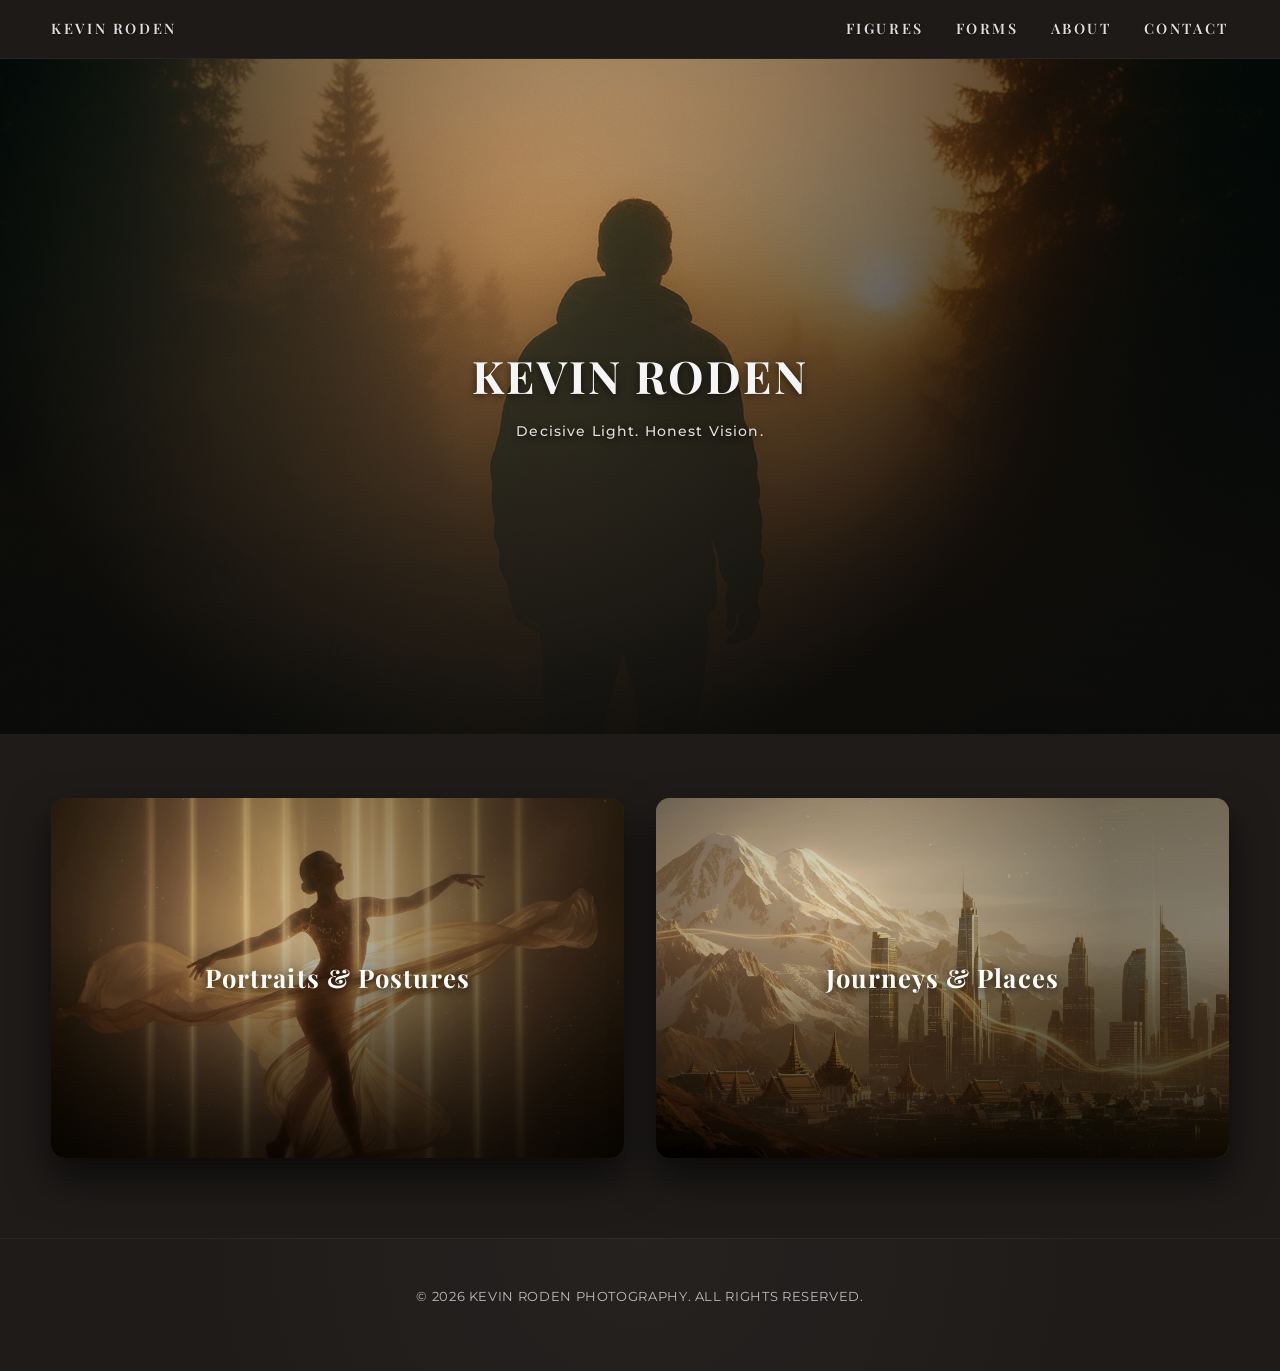
<file: index.html>
<!DOCTYPE html>
<html lang="en">
<head>
    <meta charset="UTF-8" />
    <meta name="viewport" content="width=device-width, initial-scale=1.0" />
    <title>Kevin Roden Photography</title>
    <link rel="shortcut icon" href="favicon.ico" type="image/x-icon">
    <link rel="stylesheet" href="style.css" />
</head>
<body>

    <header class="main-nav">
        <div class="nav-logo">
            <a href="index.html" class="nav-link-style">KEVIN RODEN</a>
        </div>
        <nav>
            <ul class="nav-links">
                <li><a href="gallery.html?page=figures" class="nav-link-style">Figures</a></li>
                <li><a href="gallery.html?page=forms" class="nav-link-style">Forms</a></li>
                <li><a href="about.html" class="nav-link-style">About</a></li>
                <li><a href="contact.html" class="nav-link-style">Contact</a></li>
            </ul>
        </nav>
    </header>

    <section class="hero">
        <div class="hero-overlay"></div>
        <div class="hero-inner">
            <h1 class="hero-name">KEVIN RODEN</h1>
            <p class="hero-tagline">Decisive Light. Honest Vision.</p>
        </div>
    </section>

    <section class="portals-section">
        <div class="container portals">

            <a href="gallery.html?page=figures" class="portal-card" id="portal-models">
                <div class="portal-card-overlay"></div>
                <div class="portal-card-label">
                    <h2>Portraits & Postures</h2>
                </div>
            </a>

            <a href="gallery.html?page=forms" class="portal-card" id="portal-nature">
                <div class="portal-card-overlay"></div>
                <div class="portal-card-label">
                    <h2>Journeys & Places</h2>
                </div>
            </a>

        </div>
    </section>

    <footer class="main-footer">
        <p>© 2026 Kevin Roden Photography. All Rights Reserved.</p>
    </footer>

    <script src="lightbox-core.js" defer></script>
</body>
</html>
</file>
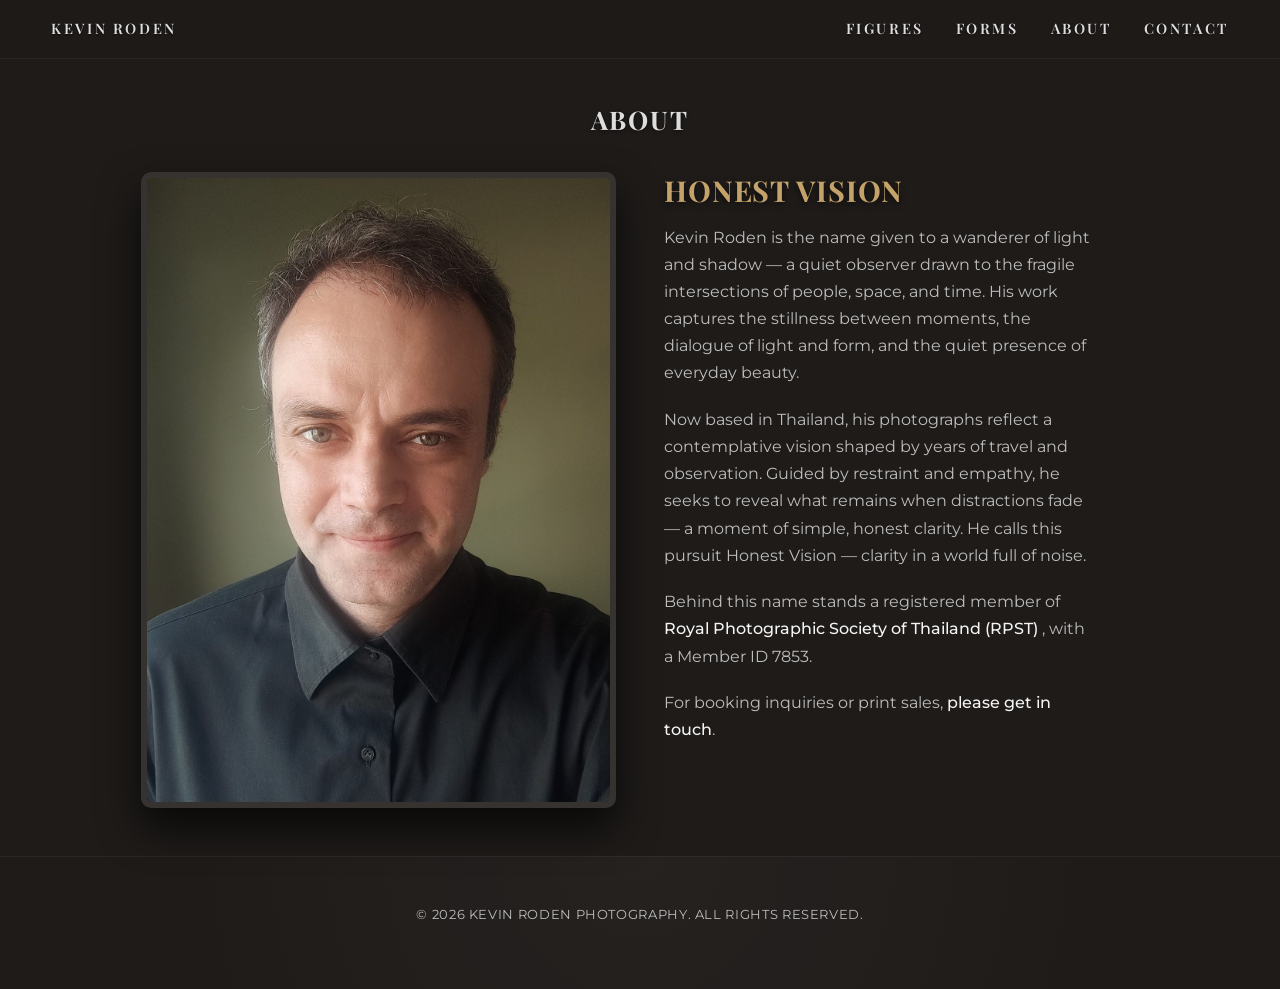
<file: about.html>
<!DOCTYPE html>
<html lang="en">
<head>
    <meta charset="UTF-8">
    <meta name="viewport" content="width=device-width, initial-scale=1.0">
    <title>About - Kevin Roden Photography</title>
    <link rel="shortcut icon" href="favicon.ico" type="image/x-icon">
    <link rel="stylesheet" href="style.css">
</head>
<body>

    <header class="main-nav">
        <div class="nav-logo">
            <a href="index.html" class="nav-link-style">KEVIN RODEN</a>
        </div>
        <nav>
            <ul class="nav-links">
                <li><a href="gallery.html?page=figures" class="nav-link-style">Figures</a></li>
                <li><a href="gallery.html?page=forms" class="nav-link-style">Forms</a></li>
                <li><a href="about.html" class="nav-link-style">About</a></li>
                <li><a href="contact.html" class="nav-link-style">Contact</a></li>
            </ul>
        </nav>
    </header>

    <main class="container">
        
        <header class="page-header">
            <h1>About</h1>
        </header>

        <section class="about-content">
            <div class="about-image">
                <img src="images/about/kevin-roden-portrait.jpg" alt="Kevin Roden Portrait">
            </div>
            <div class="about-text">
                <h2>Honest Vision</h2>
                <p>
                    Kevin Roden is the name given to a wanderer of light and shadow — a quiet 
                    observer drawn to the fragile intersections of people, space, and time. 
                    His work captures the stillness between moments, the dialogue of light 
                    and form, and the quiet presence of everyday beauty.
                </p>
                <p>
                    Now based in Thailand, his photographs reflect a contemplative vision 
                    shaped by years of travel and observation. Guided by restraint and empathy, 
                    he seeks to reveal what remains when distractions fade — a moment of simple, 
                    honest clarity. He calls this pursuit Honest Vision — clarity in a world full of noise.
                </p>
                <p>
                    Behind this name stands a registered member of 
                    <strong>
                        <a href="https://www.rpst.or.th/" target="_blank" rel="noopener noreferrer" class="contact-link">
                            Royal Photographic Society of Thailand (RPST)
                        </a>
                    </strong>, with a Member ID 7853.
                </p>
                <p>
                    For booking inquiries or print sales, 
                    <a href="contact.html" class="contact-link">please get in touch</a>.
                </p>
            </div>
        </section>

    </main>

    <footer class="main-footer">
        <p>© 2026 Kevin Roden Photography. All Rights Reserved.</p>
    </footer>

    
</body>
</html>
</file>
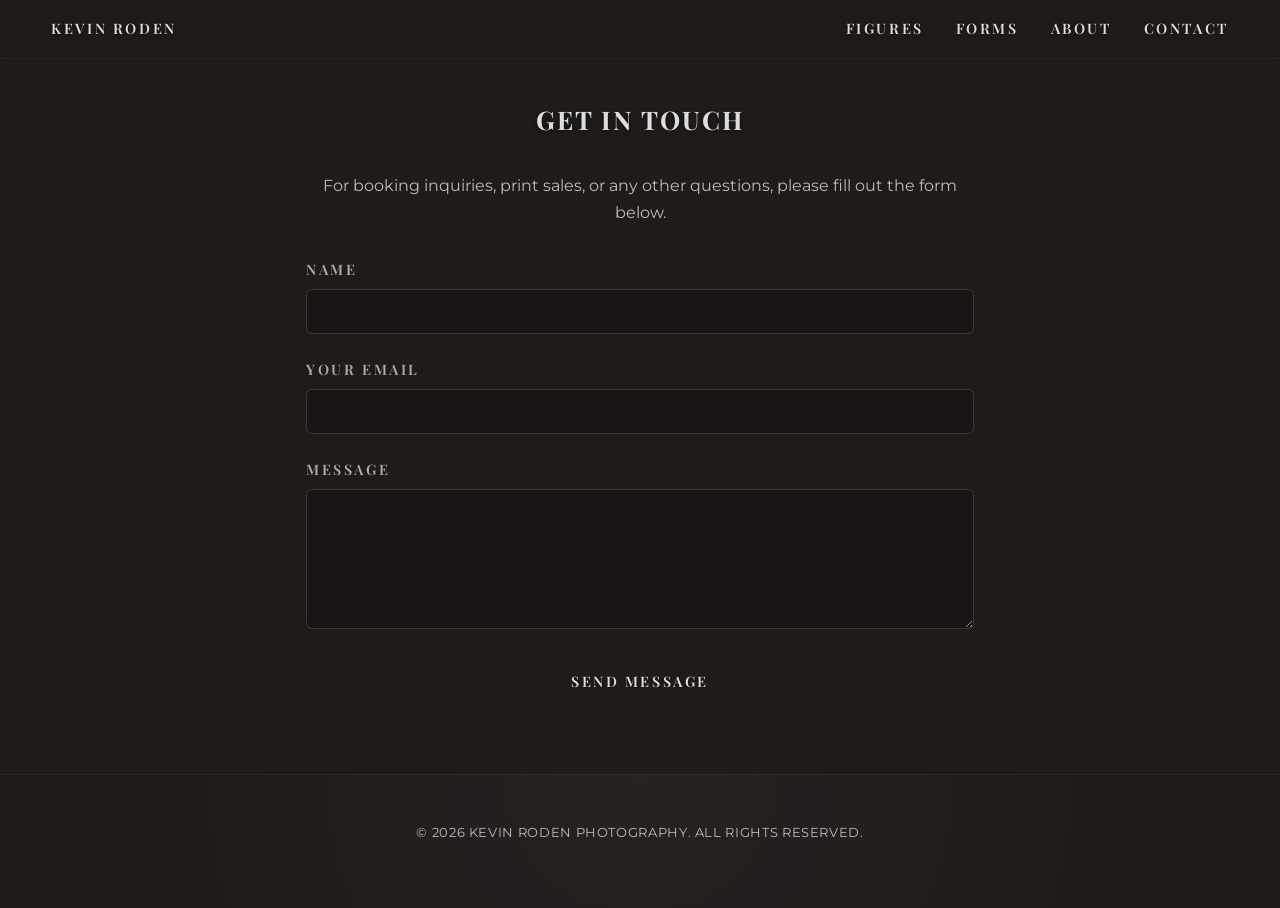
<file: contact.html>
<!DOCTYPE html>
<html lang="en">
<head>
    <meta charset="UTF-8">
    <meta name="viewport" content="width=device-width, initial-scale=1.0">
    <title>Contact - Kevin Roden Photography</title>
    <link rel="shortcut icon" href="favicon.ico" type="image/x-icon">
    <link rel="stylesheet" href="style.css">
</head>
<body>

    <header class="main-nav">
        <div class="nav-logo">
            <a href="index.html" class="nav-link-style">KEVIN RODEN</a>
        </div>
        <nav>
            <ul class="nav-links">
                <li><a href="gallery.html?page=figures" class="nav-link-style">Figures</a></li>
                <li><a href="gallery.html?page=forms" class="nav-link-style">Forms</a></li>
                <li><a href="about.html" class="nav-link-style">About</a></li>
                <li><a href="contact.html" class="nav-link-style">Contact</a></li>
            </ul>
        </nav>
    </header>

    <main class="container">
        
        <header class="page-header">
            <h1>Get In Touch</h1>
        </header>

        <section class="contact-form-container">
            <p class="contact-intro">
                For booking inquiries, print sales, or any other questions, please fill out the form below.
            </p>
            
            <form id="contact-form" action="https://api.web3forms.com/submit" method="POST">
                
                <input type="hidden" name="access_key" value="28939daa-8400-4024-b9c2-8b6b231ba227">

                <input type="hidden" name="redirect" value="https://kevinroden.com/success.html">

                <input type="hidden" name="subject" value="New Inquiry from Kevin Roden Photography">

                <input type="checkbox" name="botcheck" class="hidden" style="display: none;">

                <div class="form-group">
                    <label for="name">Name</label>
                    <input 
                        type="text" 
                        id="name" 
                        name="name" 
                        required 
                        minlength="2"    
                        maxlength="100">
                </div>
                
                <div class="form-group">
                    <label for="email">Your Email</label>
                    <input 
                        type="email" 
                        id="email" 
                        name="email" 
                        required>
                </div>
                
                <div class="form-group">
                    <label for="message">Message</label>
                    <textarea 
                        id="message" 
                        name="message" 
                        rows="6" 
                        required 
                        minlength="10"   
                        maxlength="5000"></textarea>
                </div>
                
                <div class="form-group-submit">
                    <button type="submit" class="nav-link-style">Send Message</button>
                </div>
            </form>
        </section>

    </main>

    <footer class="main-footer">
        <p>© 2026 Kevin Roden Photography. All Rights Reserved.</p>
    </footer>
    
    </body>
</html>
</file>
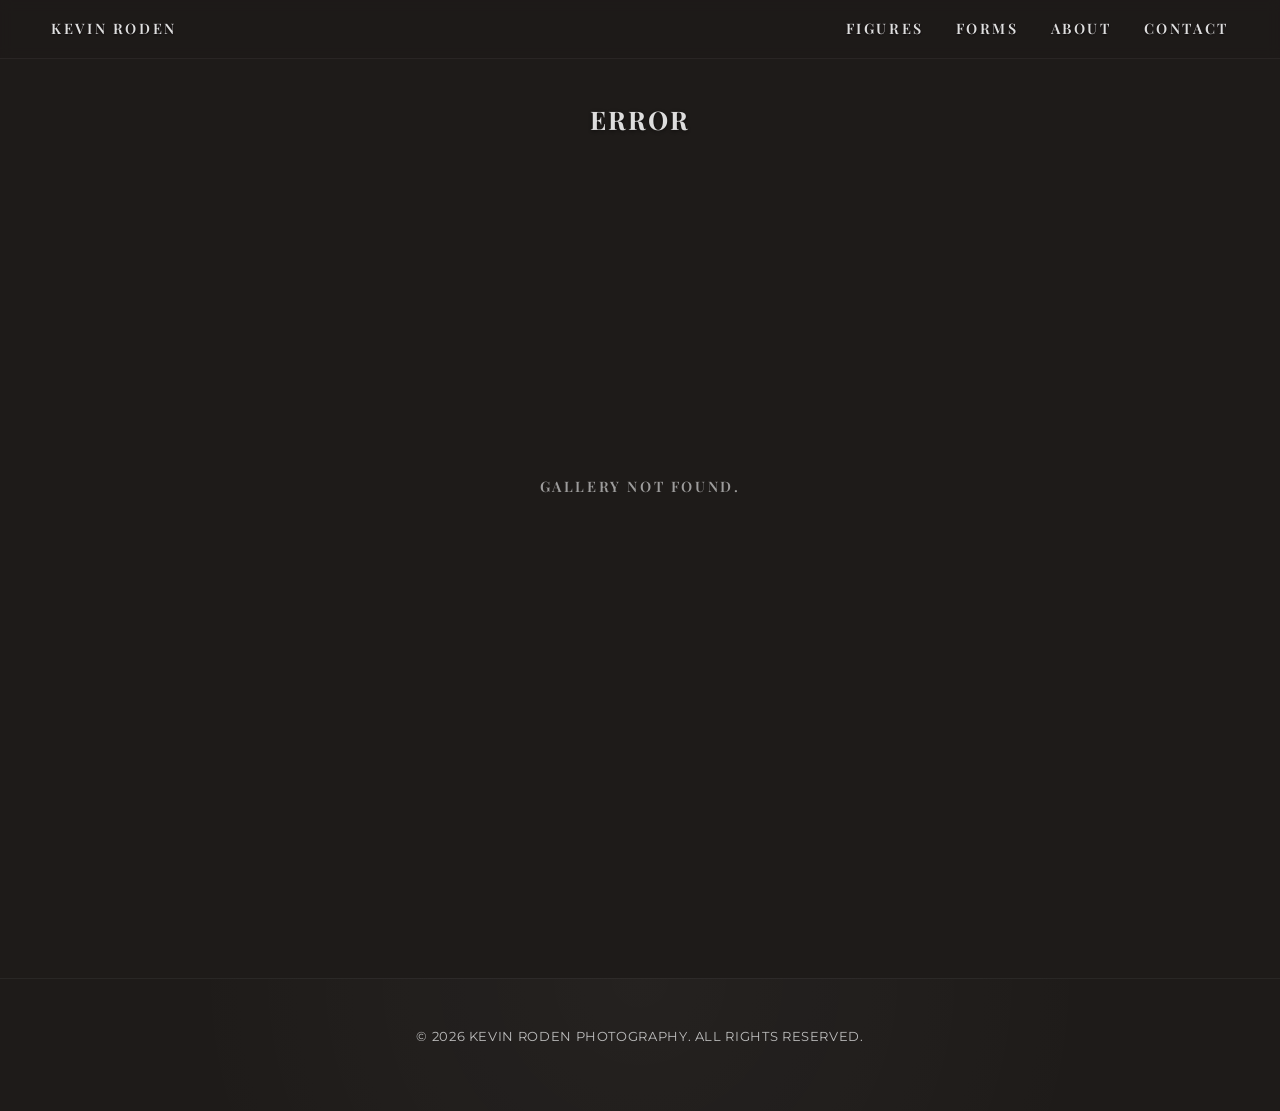
<file: gallery.html>
<!DOCTYPE html>
<html lang="en">
<head>
    <meta charset="UTF-8">
    <meta name="viewport" content="width=device-width, initial-scale=1.0">
    <title>Kevin Roden Photography</title>
    <link rel="shortcut icon" href="favicon.ico" type="image/x-icon"> 
    <link rel="stylesheet" href="style.css">
</head>
<body>

    <header class="main-nav">
        <div class="nav-logo">
            <a href="index.html" class="nav-link-style">KEVIN RODEN</a>
        </div>
        <nav>
            <ul class="nav-links">
                <li><a href="gallery.html?page=figures" class="nav-link-style">Figures</a></li>
                <li><a href="gallery.html?page=forms" class="nav-link-style">Forms</a></li>
                <li><a href="about.html" class="nav-link-style">About</a></li>
                <li><a href="contact.html" class="nav-link-style">Contact</a></li>
            </ul>
        </nav>
    </header>

    <main class="container">
        
        <header class="page-header">
            <h1></h1> 
        </header>

        <section class="portfolio-grid">
            <p class="grid-loader">Loading Galleries...</p>
        </section>
        
        <div class="load-more-container">
            <button id="load-more-btn" class="nav-link-style">Load More</button>
        </div>

    </main>

    <footer class="main-footer">
        <p>© 2026 Kevin Roden Photography. All Rights Reserved.</p>
    </footer>

    <script src="dynamic-api.js" defer></script>
    <script src="lightbox-core.js" defer></script>

</body>
</html>
</file>
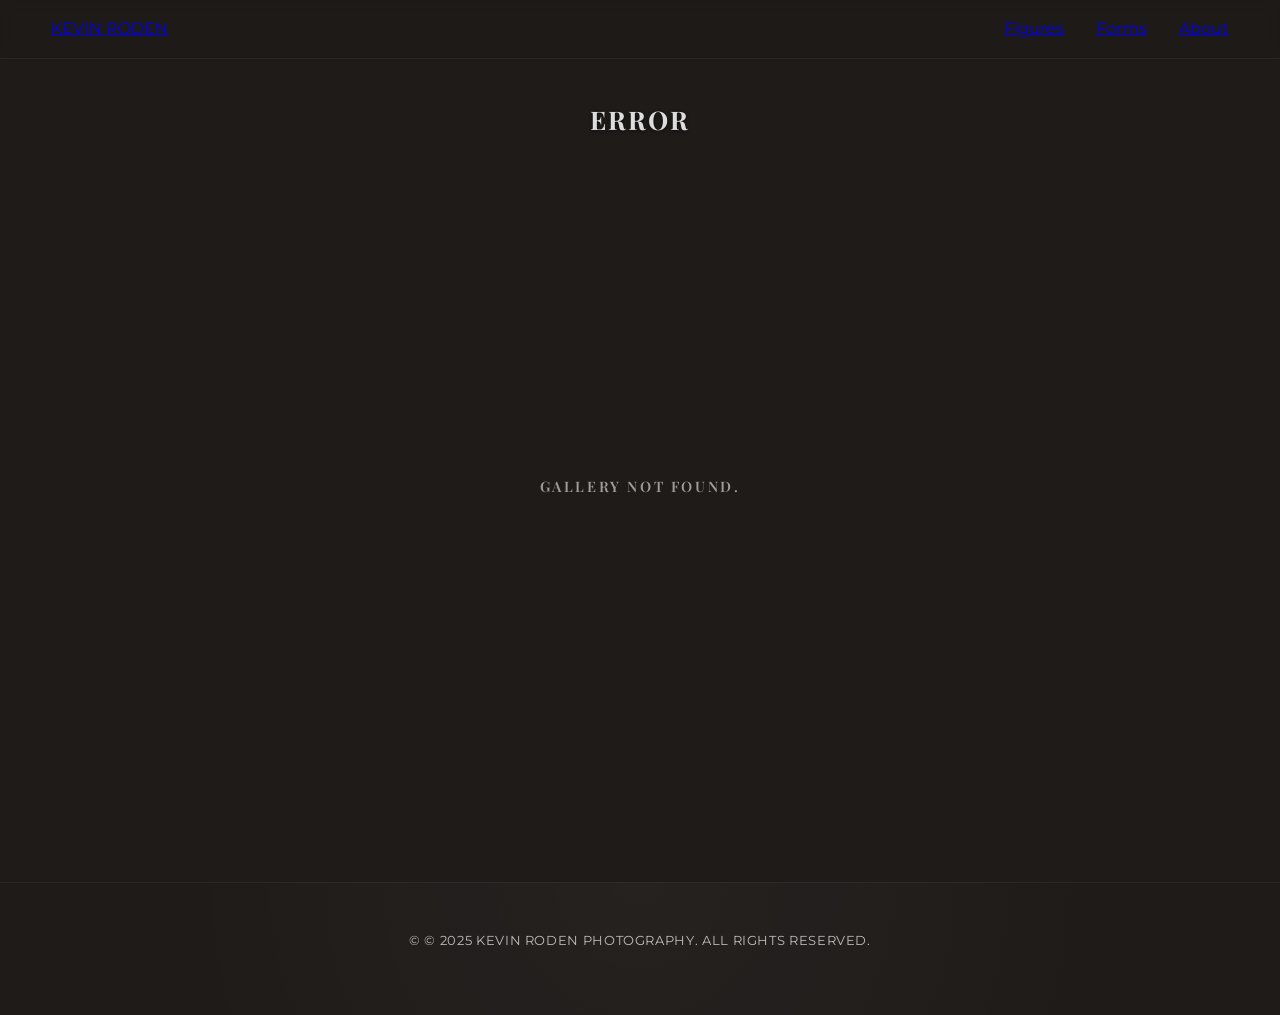
<file: nature.html>
<!DOCTYPE html>
<html lang="en">
<head>
    <meta charset="UTF-8">
    <meta name="viewport" content="width=device-width, initial-scale=1.0">
    <title>Nature - Kevin Roden Photography</title>
    <link rel="stylesheet" href="style.css">
</head>
<body>

    <header>
        <nav class="main-nav">
            <div class="nav-logo">
                <a href="index.html">KEVIN RODEN</a>
            </div>
            <ul class="nav-links">
                <li><a href="models.html">Figures</a></li>
                <li><a href="nature.html">Forms</a></li>
                <li><a href="about.html">About</a></li>
            </ul>
        </nav>
    </header>

    <main class="container">
        
        <header class="page-header">
            <h1>Forms</h1>
        </header>

        <section class="portfolio-grid"></section>

    </main>

    <footer class="main-footer">
        <p>&copy; © 2025 Kevin Roden Photography. All Rights Reserved.</p>
    </footer>

    <script src="dynamic-api.js" defer></script>
    <script src="lightbox-core.js" defer></script>

</body>
</html>
</file>
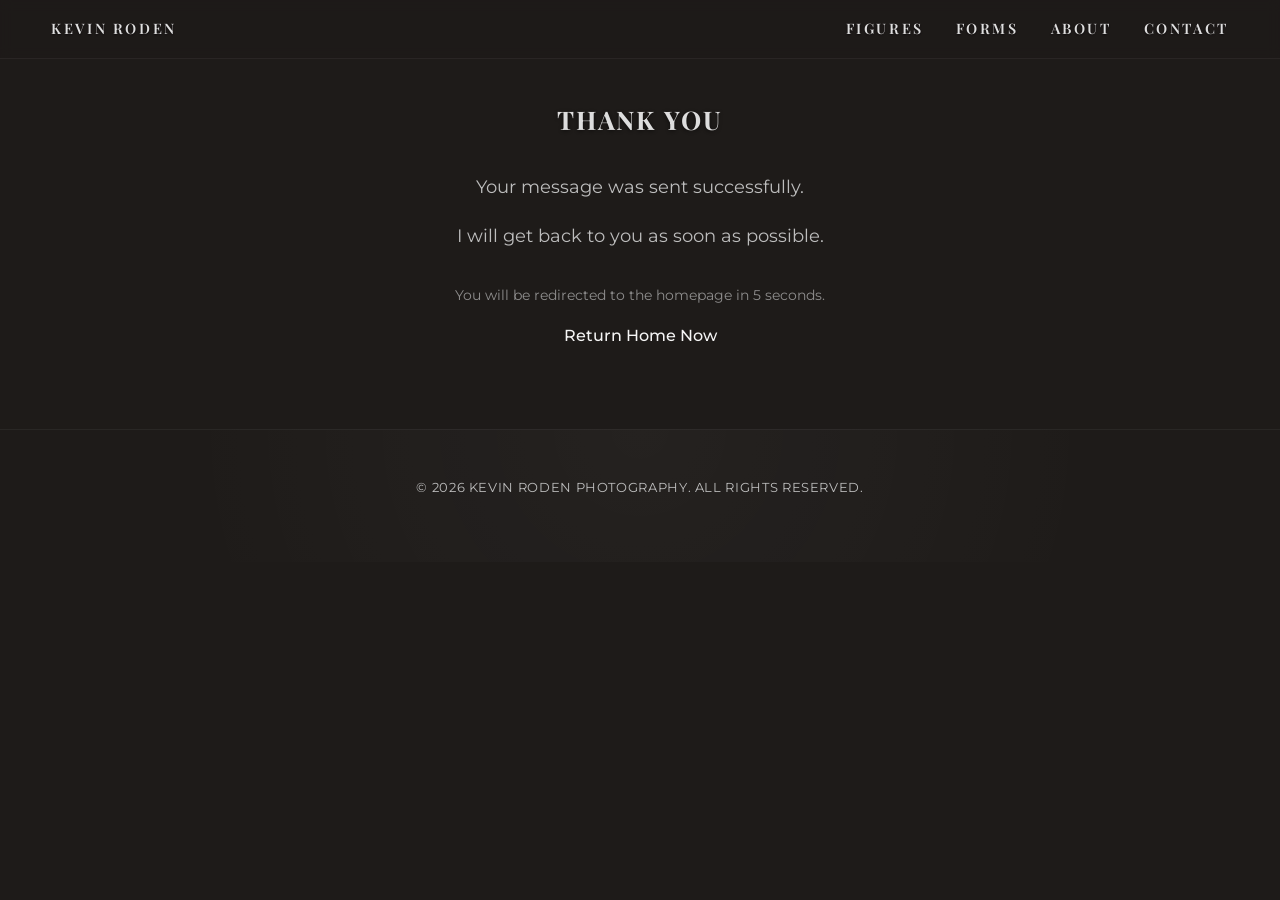
<file: success.html>
<!DOCTYPE html>
<html lang="en">
<head>
    <meta charset="UTF-8">
    <meta name="viewport" content="width=device-width, initial-scale=1.0">
    <title>Message Sent - Kevin Roden Photography</title>
    <link rel="shortcut icon" href="favicon.ico" type="image/x-icon">
    <link rel="stylesheet" href="style.css">

    <meta http-equiv="refresh" content="5;url=index.html">
</head>
<body>

    <header class="main-nav">
        <div class="nav-logo">
            <a href="index.html" class="nav-link-style">KEVIN RODEN</a>
        </div>
        <nav>
            <ul class="nav-links">
                <li><a href="gallery.html?page=figures" class="nav-link-style">Figures</a></li>
                <li><a href="gallery.html?page=forms" class="nav-link-style">Forms</a></li>
                <li><a href="about.html" class="nav-link-style">About</a></li>
                <li><a href="contact.html" class="nav-link-style">Contact</a></li>
            </ul>
        </nav>
    </header>

    <main class="container">
        
        <header class="page-header">
            <h1>Thank You</h1>
        </header>

        <section class="success-message">
            <p>Your message was sent successfully.</p>
            <p>I will get back to you as soon as possible.</p>
            <p class="redirect-notice">
                You will be redirected to the homepage in 5 seconds.
            </p>
            <a href="index.html" class="contact-link">Return Home Now</a>
        </section>

    </main>

    <footer class="main-footer">
        <p>© 2026 Kevin Roden Photography. All Rights Reserved.</p>
    </footer>
    
</body>
</html>
</file>
<file: style.css>
/* =============================
   Kevin Roden Portfolio
   Unified Cinematic Style (v5 restored)
   ============================= */

@import url('https://fonts.googleapis.com/css2?family=Playfair+Display:wght@600;700&family=Montserrat:wght@400;500&display=swap');

:root {
  --bg-page: #1e1b19;
  --bg-panel: rgba(30,27,25,0.85);

  --text-main: #f5f5f5;
  --text-dim: #bdbdbd;
  --text-soft: rgba(255,255,255,0.9);

  --accent-warm: #c3a36a;

  --radius-card: 12px;
  --radius-card-lg: 14px;
}

/* RESET */
* {
  margin: 0;
  padding: 0;
  box-sizing: border-box;
}

body {
  background: var(--bg-page);
  color: var(--text-main);
  font-family: 'Montserrat', system-ui, -apple-system, BlinkMacSystemFont, "Segoe UI", Roboto, "Helvetica Neue", Arial, sans-serif;
  line-height: 1.6;
  -webkit-font-smoothing: antialiased;
}

img {
  max-width: 100%;
  display: block;
}

.container {
  max-width: 1300px;
  margin: 0 auto;
  padding: 0 2rem;
}

/* =============================
   HEADER / NAVIGATION
   ============================= */

.main-nav {
  position: sticky;
  top: 0;
  z-index: 200;
  display: flex;
  justify-content: space-between;
  align-items: center;
  padding: 1rem clamp(1.5rem, 4vw, 5%);
  background: var(--bg-panel);
  backdrop-filter: blur(6px);
  border-bottom: 1px solid rgba(255,255,255,0.05);
}

/* Structural rules for nav links */
.nav-links {
  display: flex;
  list-style: none;
  gap: 2rem;
}

/* All link styles are now controlled by 
   .nav-link-style at the bottom of this file.
*/

/* =============================
   PAGE HEADER TITLES (MODELS, NATURE, ABOUT)
   ============================= */

.page-header {
  margin-top: 2.5rem;
  margin-bottom: 1.2rem;
  text-align: center;
}

.page-header h1 {
  font-family: 'Playfair Display', serif;
  font-size: clamp(1.5rem, 2vw, 2rem);
  color: var(--text-soft);
  text-shadow: 0 1px 4px rgba(0, 0, 0, 0.6);
  letter-spacing: 0.08em;
  text-transform: uppercase;
  font-weight: 700;
  margin-bottom: 2rem;
  opacity: 0.95;
}

/* =============================
   HERO (front page top section)
   ============================= */

.hero {
  position: relative;
  min-height: 75vh;
  display: flex;
  align-items: center;
  justify-content: center;
  text-align: center;

  background: url('images/hero/hero-background.jpg') center/cover no-repeat;
  background-color: #000;
}

.hero-overlay {
  position: absolute;
  inset: 0;
  background:
    radial-gradient(circle at 40% 30%, rgba(255,200,130,0.18) 0%, rgba(0,0,0,0.55) 60%),
    linear-gradient(to bottom, rgba(0,0,0,0.1) 0%, rgba(30,27,25,0.8) 80%);
}

.hero-inner {
  position: relative;
  max-width: 90%;
  z-index: 2;
  display: flex;
  flex-direction: column;
  align-items: center;
  gap: 1.2rem;
  padding: 2rem;
}

.hero-name {
  font-family: 'Playfair Display', serif;
  font-size: clamp(2.5rem, 3.5vw, 4rem);
  font-weight: 700;
  line-height: 1.15;
  letter-spacing: .05em;
  text-transform: uppercase;
  color: var(--text-main);
  text-shadow: 0 2px 8px rgba(0,0,0,0.6);
}

.hero-tagline {
  font-family: 'Montserrat', system-ui, sans-serif;
  font-size: clamp(.9rem, 1vw, 1.05rem);
  color: rgba(255,255,255,0.85);
  font-weight: 500;
  letter-spacing: .08em;
  text-shadow: 0 2px 6px rgba(0,0,0,0.7);
  line-height: 1.5;
  max-width: 32ch;
  text-align: center;
}

/* =============================
   PORTALS on homepage
   ============================= */

.portals-section {
  padding: 4rem 0 5rem;
  background: var(--bg-page);
}

.portals {
  display: grid;
  grid-template-columns: repeat(auto-fit, minmax(min(500px,100%),1fr));
  gap: 2rem;
  max-width: 1300px;
  margin: 0 auto;
  padding: 0 clamp(1.5rem, 4vw, 5%);
}

.portal-card {
  position: relative;
  border-radius: var(--radius-card-lg);
  min-height: 360px;
  overflow: hidden;

  display: flex;
  align-items: center;
  justify-content: center;

  background-size: cover;
  background-position: center;
  box-shadow: 0 20px 40px rgba(0,0,0,0.6);

  transform-origin: center;
  transition: transform .3s ease, box-shadow .3s ease;
  text-decoration: none;
  color: var(--text-main);
}

.portal-card:hover {
  transform: scale(1.03);
  box-shadow: 0 30px 60px rgba(0,0,0,0.75);
}

.portal-card-overlay {
  position: absolute;
  inset: 0;
  background:
    radial-gradient(circle at 30% 30%, rgba(0,0,0,0) 0%, rgba(0,0,0,0.4) 60%),
    linear-gradient(to top, rgba(0,0,0,0.7) 0%, rgba(0,0,0,0.1) 60%);
  mix-blend-mode: multiply;
  pointer-events: none;
  transition: background .3s ease;
}
.portal-card:hover .portal-card-overlay {
  background:
    radial-gradient(circle at 30% 30%, rgba(0,0,0,0.1) 0%, rgba(0,0,0,0.5) 60%),
    linear-gradient(to top, rgba(0,0,0,0.75) 0%, rgba(0,0,0,0.15) 60%);
}

.portal-card-label {
  position: relative;
  z-index: 2;
  text-align: center;
  padding: 2rem;
  transform: translateY(0);
  transition: transform .3s ease;
}
.portal-card:hover .portal-card-label {
  transform: translateY(-4px);
}
.portal-card-label h2 {
  font-family: 'Playfair Display', serif;
  font-weight: 700;
  font-size: clamp(1.6rem, 2vw, 2.2rem);
  letter-spacing: .04em;
  color: #fff;
  text-shadow: 0 3px 10px rgba(0,0,0,0.8);
  line-height: 1.3;
}

/* specific portal backgrounds (home page cards) */
#portal-models {
  background-image: url('images/portals/portal-models.jpg');
  filter: brightness(0.95) contrast(1.05) sepia(0.08);
}
#portal-nature {
  background-image: url('images/portals/portal-nature.jpg');
  filter: brightness(0.95) contrast(1.05) sepia(0.08);
}

/* =============================
   PORTFOLIO GRID (Models / Nature pages)
   ============================= */

.portfolio-grid {
  display: grid;
  grid-template-columns: repeat(2, 1fr); /* lock 2 columns */
  gap: 2.5rem;
  padding: 0 clamp(1.5rem, 4vw, 5%) 5rem;
  max-width: 1400px;
  margin: 0 auto;
}

.grid-item {
  position: relative;
  aspect-ratio: 4 / 3;
  background-size: cover;
  background-position: center;
  border-radius: var(--radius-card);
  overflow: hidden;

  box-shadow: 0 20px 40px rgba(0,0,0,0.6);
  transition: transform .4s ease, box-shadow .4s ease;
  cursor: pointer;
  opacity: 0; /* Start hidden */
  animation: fadeIn 0.6s ease forwards;
  animation-delay: 0.1s;
}
.grid-item:hover {
  transform: scale(1.03);
  box-shadow: 0 30px 60px rgba(0,0,0,0.75);
}

/* bottom gradient overlay for text readability */
.grid-item::after {
  content: "";
  position: absolute;
  inset: 0;
  background: linear-gradient(
    to top,
    rgba(0,0,0,0.75) 0%,
    rgba(0,0,0,0) 65%
  );
  opacity: 0.9;
  transition: opacity .3s ease;
  pointer-events: none;
}
.grid-item:hover::after {
  opacity: 0.7;
}

.grid-item-title {
  position: absolute;
  bottom: 0;
  left: 0;
  width: 100%;
  padding: 1.25rem 1.2rem;
  z-index: 2;
  pointer-events: none;
}

/* main line (name / place) */
.grid-item-title h3 {
  font-family: 'Playfair Display', serif;
  font-weight: 600;
  font-size: 1.15rem;
  line-height: 1.4;
  color: var(--text-soft);
  text-shadow: 0 2px 6px rgba(0,0,0,0.8);
  letter-spacing: .02em;
  margin: 0 0 0.25rem;
}

/* subtitle line */
.grid-item-title h3 span {
  display: block;
  font-family: 'Montserrat', system-ui, sans-serif;
  font-weight: 400;
  font-size: .95rem;
  line-height: 1.4;
  color: rgba(255,255,255,0.9);
  text-shadow: 0 2px 6px rgba(0,0,0,0.8);
  letter-spacing: .02em;
  opacity: 0.9;
}

/* =============================
   ABOUT PAGE LAYOUT
   ============================= */

.about-content {
  display: grid;
  grid-template-columns: 1fr 1fr;
  align-items: flex-start;
  gap: 2rem 3rem;
  max-width: 1100px;
  margin: 0 auto;
  padding: 0 clamp(1.5rem, 4vw, 5%) 3rem;
}

.about-image img {
  width: 100%;
  height: auto;
  border-radius: 10px;
  border: 6px solid rgba(255,255,255,0.05);
  box-shadow: 0 20px 40px rgba(0,0,0,0.7);
  background-color: #2a2725;
  object-fit: cover;
}

.about-text h2 {
  font-family: 'Playfair Display', serif;
  color: var(--accent-warm);
  font-weight: 700;
  margin-bottom: 1rem;
  font-size: clamp(1.8rem, 2vw, 2.3rem);
  text-transform: uppercase;
  letter-spacing: 0.03em;
  text-shadow: 0 2px 6px rgba(0,0,0,0.6);
  line-height: 1.25;
}

.about-text p {
  color: var(--text-dim);
  font-size: 1rem;
  line-height: 1.7;
  max-width: 90%;
  margin-bottom: 1.2rem;
  font-family: 'Montserrat', system-ui, sans-serif;
}

/* =============================
   CONTACT PAGE & LINKS
   ============================= */

/* Style for the "please get in touch" link on the About page */
.contact-link {
  /* Use the main (brighter) text color to stand out */
  color: var(--text-main);
  text-decoration: none;
  font-weight: 500;
  
  /* Have the underline "appear" on hover */
  border-bottom: 1px solid transparent;
  transition: all .3s ease;
}

.contact-link:hover {
  /* On hover, match the navigation link style */
  color: var(--accent-warm);
  border-bottom: 1px solid var(--accent-warm);
}
.contact-form-container {
  max-width: 700px; /* Constrain form width */
  margin: 0 auto;
  padding: 0 1rem 5rem;
}

.contact-intro {
  text-align: center;
  color: var(--text-dim);
  font-size: 1rem;
  line-height: 1.7;
  margin-bottom: 2rem;
}

.form-group {
  margin-bottom: 1.5rem;
}

.form-group label {
  display: block;
  font-family: 'Playfair Display', serif;
  font-weight: 600;
  font-size: .9rem;
  letter-spacing: .18em;
  text-transform: uppercase;
  color: var(--text-dim);
  margin-bottom: 0.5rem;
  opacity: 0.9;
}

.form-group input,
.form-group textarea {
  width: 100%;
  padding: 0.75rem 1rem;
  border: 1px solid rgba(255,255,255,0.15);
  background: rgba(0,0,0,0.2);
  border-radius: 6px;
  
  font-family: 'Montserrat', system-ui, sans-serif;
  font-size: 1rem;
  color: var(--text-main);
  transition: all .3s ease;
}

.form-group input:focus,
.form-group textarea:focus {
  outline: none;
  border-color: var(--accent-warm);
  background: var(--bg-page);
  box-shadow: 0 0 15px rgba(195, 163, 106, 0.2);
}

.form-group textarea {
  resize: vertical; /* Allow vertical resize only */
}

/* Center the submit button */
.form-group-submit {
  text-align: center;
  margin-top: 2rem;
}

/* =============================
   LIGHTBOX VIEWER
   ============================= */

.lightbox {
  position: fixed;
  inset: 0;
  background: rgba(0,0,0,0.9);
  display: none;
  place-items: center;
  z-index: 1000;
  overflow: hidden;
  user-select: none;
}
.lightbox.open {
  display: grid;
}

.lightbox-close {
  position: absolute;
  top: 20px;
  right: 24px;
  color: #fff;
  font-size: 2.2rem;
  line-height: 1;
  cursor: pointer;
  text-shadow: 0 0 10px rgba(0,0,0,0.8);
  user-select: none;
  z-index: 1100;
  font-family: system-ui, -apple-system, BlinkMacSystemFont, "Segoe UI", Roboto, sans-serif;
}

.lightbox-arrow {
  position: absolute;
  top: 50%;
  transform: translateY(-50%);
  color: #fff;
  background: rgba(0,0,0,0.4);
  padding: 0.5rem 0.75rem;
  border-radius: 6px;
  font-size: 2rem;
  line-height: 1;
  cursor: pointer;
  text-shadow: 0 0 10px rgba(0,0,0,0.8);
  user-select: none;
  z-index: 1100;

  display: flex;
  align-items: center;
  justify-content: center;
  transition: background .2s ease;
}
.lightbox-arrow:hover {
  background: rgba(0,0,0,0.6);
}
.lightbox-arrow-left { left: 20px; }
.lightbox-arrow-right { right: 20px; }
.lightbox-arrow.hidden {
  display: none !important;
}

.lightbox-inner {
  position: relative;
  width: 92vw;
  height: 88vh;
  overflow: hidden;
  border-radius: 8px;
  box-shadow: 0 20px 60px rgba(0,0,0,0.8);
  cursor: zoom-in;
}
.lightbox-inner.zoomed {
  cursor: grab;
}

.lightbox-img {
  width: 100%;
  height: 100%;
  object-fit: contain;
  transform-origin: center center;
  will-change: transform;
  transition: transform .2s ease;
  user-select: none;
  -webkit-user-drag: none;
  pointer-events: none;
}

/* =============================
   FOOTER
   ============================= */

.main-footer {
  text-align: center;
  padding: 3rem 1rem 4rem;
  color: var(--text-dim);
  font-size: .8rem;
  border-top: 1px solid rgba(255,255,255,0.05);
  background:
    radial-gradient(
      circle at 50% 0%,
      rgba(255,255,255,0.03) 0%,
      rgba(0,0,0,0) 70%
    );
  letter-spacing: .05em;
  text-transform: uppercase;
  font-family: 'Montserrat', system-ui, sans-serif;
}

/* =============================
   RESPONSIVE
   ============================= */

@media (max-width: 900px) {

  /* about page becomes single column */
  .about-content {
    grid-template-columns: 1fr;
    text-align: center;
    padding: 2rem 1rem 3rem;
  }

  .about-text p {
    max-width: 100%;
    margin-left: auto;
    margin-right: auto;
  }

  .about-image img {
    max-width: 400px;
    margin: 0 auto;
  }

  /* gallery grid collapses to 1 column */
  .portfolio-grid {
    grid-template-columns: 1fr;
    padding-bottom: 4rem;
  }
}

/* =========================================
   MOBILE NAV REFORMAT FOR VERY NARROW VIEWPORTS
   (iPhone SE, etc.)
   ========================================= */

@media (max-width: 480px) {

  /* The header bar becomes taller and stacks content */
  .main-nav {
    flex-direction: column;
    align-items: center;
    gap: 0.75rem;

    padding: 1rem 1rem 0.75rem;
    text-align: center;
  }

  /* Brand line sits on top, full width, centered */
  .nav-logo a {
    font-size: 0.9rem;           /* slightly smaller */
    letter-spacing: 0.14em;      /* still elegant but tighter */
    line-height: 1.3;
    display: block;
    text-align: center;
  }

  /* The menu links become a horizontal row,
     BUT that row sits under the logo, centered,
     and can wrap to two lines if it's too tight. */
  .nav-links {
    width: 100%;
    flex-wrap: wrap;
    justify-content: center;
    gap: 1rem 1.5rem;    /* row-gap col-gap */
    padding: 0;
    margin: 0;

    border-top: 1px solid rgba(255,255,255,0.08);
    padding-top: 0.75rem;
  }

  .nav-links li {
    list-style: none;
  }

  .nav-links a {
    font-size: 0.8rem;
    letter-spacing: 0.12em;
    line-height: 1.4;
    display: block;
    text-align: center;
    white-space: nowrap;
  }
}

/* =============================
   LIGHTBOX PROTECTION ADD-ONS
   ============================= */

/* Transparent layer above the image:
   - blocks drag
   - blocks right-click on img itself
   - blocks long-press save on mobile */
.protect-layer {
  position: absolute;
  inset: 0;
  background: transparent;
  pointer-events: auto;
  user-select: none;
  /* leave cursor control to .lightbox-inner */
}

/* Credit / ownership message */
.lightbox-credit {
  position: absolute;
  left: 1rem;
  bottom: 1rem;
  font-family: 'Montserrat', system-ui, sans-serif;
  font-size: 0.7rem;
  letter-spacing: 0.08em;
  line-height: 1.4;
  color: rgba(255,255,255,0.6);
  text-shadow: 0 2px 6px rgba(0,0,0,0.8);
  user-select: none;
  pointer-events: none;
}

@media (max-width: 480px) {
  .lightbox-credit {
    font-size: 0.6rem;
    left: 0.75rem;
    bottom: 0.75rem;
  }
}

/* Reinforce interaction lock on the displayed image */
.lightbox-img {
  pointer-events: none;       /* can't click / drag img itself */
  user-select: none;
  -webkit-user-drag: none;
}

/* ============================================
   WATERMARK POSITION / RESPONSIVE CREDIT
   ============================================ */

/* default (landscape / wide) */
.lightbox-credit {
  position: absolute;
  left: 50%;
  bottom: 3%;
  transform: translateX(-50%);
  color: rgba(255,255,255,0.7);
  font-family: 'Montserrat', system-ui, sans-serif;
  font-size: 0.7rem;
  text-transform: uppercase;
  letter-spacing: 0.15em;
  line-height: 1.4;
  text-shadow: 0 2px 8px rgba(0,0,0,0.8);

  pointer-events: none;
  user-select: none;
  white-space: nowrap;
  transition: all 0.3s ease;
  z-index: 1200; /* stay above image */
}

/* tweak size for very small screens */
@media (max-width: 480px) {
  .lightbox-credit {
    font-size: 0.6rem;
    bottom: 4%;
    letter-spacing: 0.12em;
  }
}

/* portrait mode:
   we add .portrait dynamically via JS to BOTH the img and the credit.
   When .portrait is present on .lightbox-credit, we center it vertically.
*/
.lightbox-credit.portrait {
  /* portrait uses the same placement as default */
  bottom: 3%;
  top: auto;
  transform: translateX(-50%);
}

/* =============================
   LOAD MORE BUTTON (Container only)
   ============================= */

.load-more-container {
  text-align: center;
  padding: 1rem 0 5rem; /* Container still provides spacing */
}

/* Button is styled by .nav-link-style 
*/


/* =============================
   ANIMATIONS
   ============================= */

@keyframes fadeIn {
  from {
    opacity: 0;
    transform: translateY(15px); /* Start slightly lower */
  }
  to {
    opacity: 1;
    transform: translateY(0);
  }
}

/* =============================
   GRID LOADER
   ============================= */
.grid-loader {
  text-align: center;
  /* Make sure it spans both columns */
  grid-column: 1 / -1; 
  
  font-family: 'Playfair Display', serif;
  font-weight: 600;
  font-size: .9rem;
  letter-spacing: .18em;
  text-transform: uppercase;
  color: var(--text-dim);
  opacity: 0.8;
  
  /* --- REVISED FIX FOR JUMP --- */
  min-height: 70vh;
  display: grid;
  place-items: center;
}

/* =============================
   REUSABLE NAVIGATION LINK STYLE
   ============================= */

.nav-link-style {
  /* --- Base font and layout --- */
  font-family: 'Playfair Display', serif;
  font-weight: 600;
  font-size: .9rem;
  letter-spacing: .18em;
  text-transform: uppercase;
  color: var(--text-main);
  text-decoration: none;
  position: relative;
  line-height: 1.2;
  text-shadow: 0 1px 2px rgba(0,0,0,0.6);
  opacity: 0.9;
  
  /* --- Resets for <button> elements --- */
  background: transparent;
  border: none;
  cursor: pointer;
  padding: 0; /* Base padding reset */
  
  /* --- Transitions --- */
  transition: color .3s ease, opacity .3s ease;
}

/* --- Underline --- */
.nav-link-style::after {
  content: '';
  position: absolute;
  left: 0;
  right: 0;
  bottom: -6px; /* Sits 6px below the text */
  height: 1px;
  background: var(--accent-warm);
  border-radius: 1px;
  transform: scaleX(0);
  transform-origin: center;
  transition: transform .25s ease;
}

/* --- Hover State --- */
.nav-link-style:hover {
  color: var(--accent-warm);
  opacity: 1;
}

/* --- Underline on Hover --- */
.nav-link-style:hover::after {
  transform: scaleX(1);
}

/* --- Disabled State (for "Loading...") --- */
.nav-link-style:disabled {
  color: #555;
  opacity: 0.5;
  cursor: wait;
}
.nav-link-style:disabled:hover {
  color: #555;
  opacity: 0.5;
}
.nav-link-style:disabled:hover::after {
  transform: scaleX(0); /* No underline on disabled hover */
}
/* =============================
   SUCCESS PAGE (Thank You)
   ============================= */
.success-message {
  max-width: 600px;
  margin: 0 auto;
  padding: 0 1rem 5rem;
  text-align: center;
}

.success-message p {
  color: var(--text-dim);
  font-size: 1.1rem;
  line-height: 1.7;
  margin-bottom: 1.2rem;
  font-family: 'Montserrat', system-ui, sans-serif;
}

.success-message .redirect-notice {
  font-size: 0.9rem;
  opacity: 0.7;
  margin-top: 2rem;
  margin-bottom: 1rem;
}

/* We can reuse the .contact-link style from the About page */
.success-message .contact-link {
  font-size: 1rem;
}
</file>
